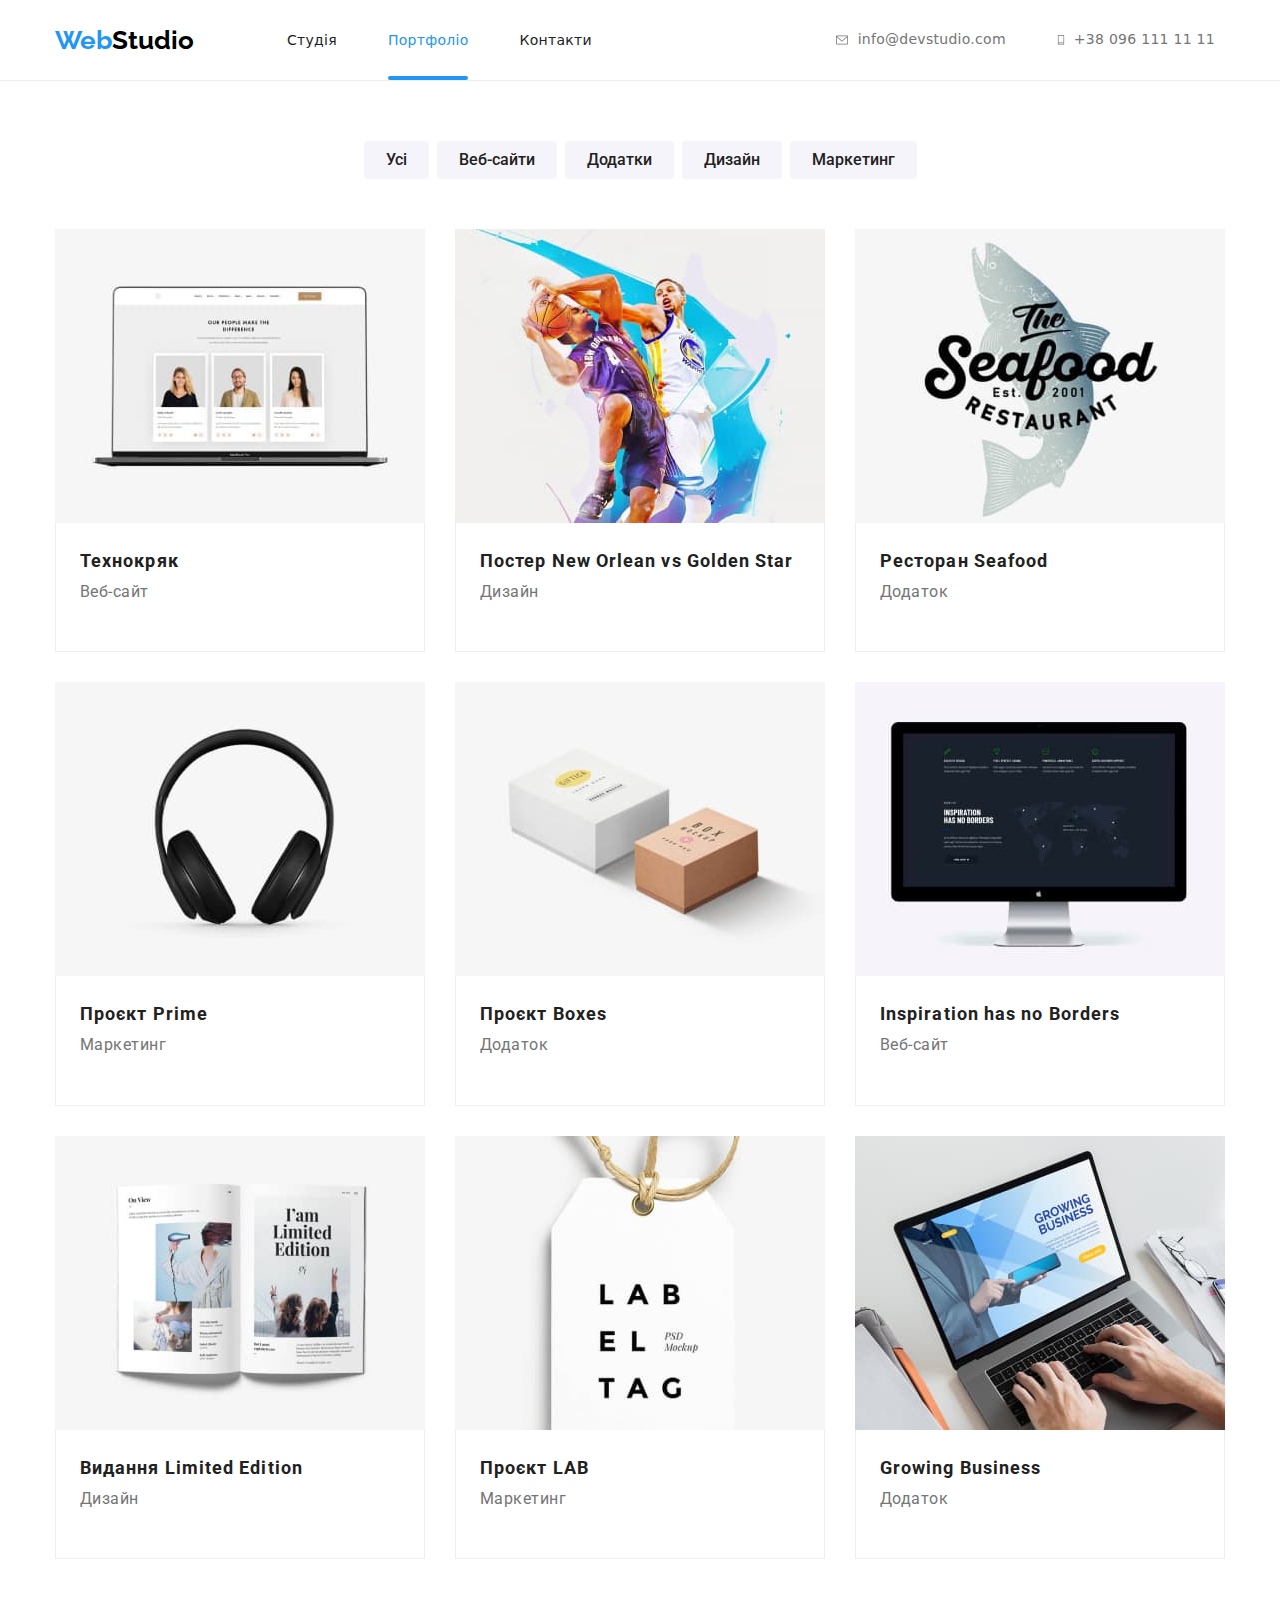
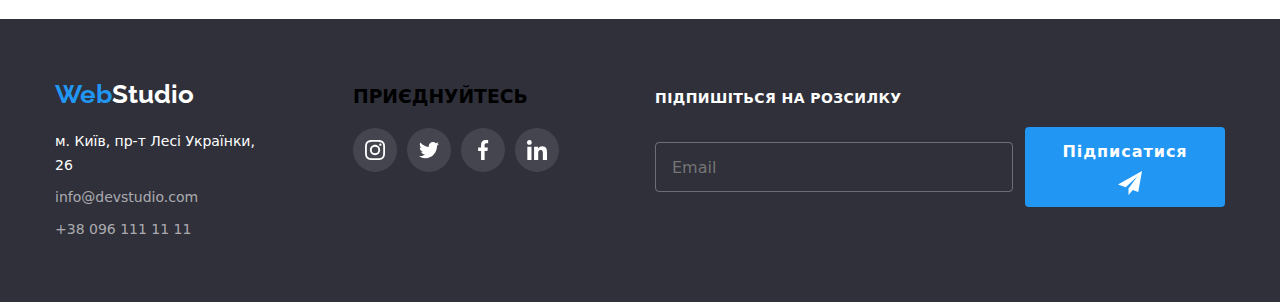
<file: portfolio.html>
<!DOCTYPE html>
<html lang="uk">
  <head>
    <meta charset="UTF-8" />
    <meta http-equiv="X-UA-Compatible" content="IE=edge" />
    <meta name="viewport" content="width=device-width, initial-scale=1.0" />
    <title>портфоліо</title>
    <link
      href="https://fonts.googleapis.com/css2?family=Raleway:wght@700&family=Roboto:wght@400;500;700;900&display=swap"
      rel="stylesheet"
    />
    <link
      rel="stylesheet"
      href="https://cdnjs.cloudflare.com/ajax/libs/modern-normalize/1.1.0/modern-normalize.min.css"
    />
    <link rel="stylesheet" href="./css/main.min.css" />
  </head>
  <body>
    <!-- основна навігація -->
    <!-- хедер -->
    <!-- основна навігація -->
    <header class="page-header">
      <div class="conteiner">
        <nav class="nav-menu">
          <a href="./index.html" class="nav-menu__logo"
            >Web<span class="nav-menu__logo--accent">Studio</span></a
          >
          <ul class="site-nav">
            <li class="site-nav__item">
              <a href="./index.html" class="site-nav__link">Студія</a>
            </li>
            <li class="site-nav__item">
              <a
                href="./portfolio.html"
                class="site-nav__link site-nav__link--current"
                >Портфоліо</a
              >
            </li>
            <li class="site-nav__item">
              <a href="" class="site-nav__link">Контакти</a>
            </li>
          </ul>
          <ul class="nav-contacts">
            <li class="nav-contacts__item">
              <a href="mailto:info@devstudio.com" class="nav-contacts__link"
                ><svg class="nav-contacts__icon" width="16" height="12">
                  <use href="./images/symbol-defs.svg#envelope"></use></svg
                >info@devstudio.com</a
              >
            </li>
            <li class="nav-contacts__item">
              <a href="tel:+380961111111" class="nav-contacts__link"
                ><svg class="nav-contacts__icon" width="10" height="16">
                  <use href="./images/symbol-defs.svg#smartphone"></use></svg
                >+38 096 111 11 11</a
              >
            </li>
          </ul>
        </nav>
      </div>
    </header>

    <!-- портфоліо -->
    <main class="page">
      <section class="section">
        <div class="conteiner">
          <h1 class="visible-hidden">Портфоліо</h1>

          <!-- фільтр -->
          <ul class="filter-list">
            <li class="filter-list__item">
              <button type="button" class="filter-list__button">Усі</button>
            </li>
            <li class="filter-list__item">
              <button type="button" class="filter-list__button">
                Веб-сайти
              </button>
            </li>
            <li class="filter-list__item">
              <button type="button" class="filter-list__button">Додатки</button>
            </li>
            <li class="filter-list__item">
              <button type="button" class="filter-list__button">Дизайн</button>
            </li>
            <li class="filter-list__item">
              <button type="button" class="filter-list__button">
                Маркетинг
              </button>
            </li>
          </ul>

          <!-- перелік проектів -->
          <ul class="projects">
            <li class="projects__item">
              <a href="" class="projects__link">
                <div class="projects__photo">
                  <img src="./images/img7.jpg" alt="фото проекту" width="370" />
                  <div class="projects__thumb">
                    <p class="projects-text">
                      Ресурс пропонує комплексні пропозиції з різним рівнем
                      функціоналу та сервісів. Все це дозволить відвідувачу
                      отримати вичерпні відомості про компанію чи приватну
                      особу.
                    </p>
                  </div>
                </div>
                <div class="projects__sub-title">
                  <h2 class="title projects__section-title">Технокряк</h2>
                  <p class="projects__example-text">Веб-сайт</p>
                </div>
              </a>
            </li>
            <li class="projects__item">
              <a href="" class="projects__link">
                <div class="projects__photo">
                  <img src="./images/img8.jpg" alt="фото проекту" width="370" />
                  <div class="projects__thumb">
                    <p class="projects-text">
                      Ресурс пропонує комплексні пропозиції з різним рівнем
                      функціоналу та сервісів. Все це дозволить відвідувачу
                      отримати вичерпні відомості про компанію чи приватну
                      особу.
                    </p>
                  </div>
                </div>
                <div class="projects__sub-title">
                  <h2 class="title projects__section-title">
                    Постер New Orlean vs Golden Star
                  </h2>
                  <p class="projects__example-text">Дизайн</p>
                </div>
              </a>
            </li>
            <li class="projects__item">
              <a href="" class="projects__link">
                <div class="projects__photo">
                  <img src="./images/img9.jpg" alt="фото проекту" width="370" />
                  <div class="projects__thumb">
                    <p class="projects-text">
                      Ресурс пропонує комплексні пропозиції з різним рівнем
                      функціоналу та сервісів. Все це дозволить відвідувачу
                      отримати вичерпні відомості про компанію чи приватну
                      особу.
                    </p>
                  </div>
                </div>
                <div class="projects__sub-title">
                  <h2 class="title projects__section-title">
                    Ресторан Seafood
                  </h2>
                  <p class="projects__example-text">Додаток</p>
                </div>
              </a>
            </li>
            <li class="projects__item">
              <a href="" class="projects-__ink">
                <div class="projects__photo">
                  <img
                    src="./images/img10.jpg"
                    alt="фото проекту"
                    width="370"
                  />
                  <div class="projects__thumb">
                    <p class="projects-text">
                      Ресурс пропонує комплексні пропозиції з різним рівнем
                      функціоналу та сервісів. Все це дозволить відвідувачу
                      отримати вичерпні відомості про компанію чи приватну
                      особу.
                    </p>
                  </div>
                </div>
                <div class="projects__sub-title">
                  <h2 class="title projects__section-title">Проєкт Prime</h2>
                  <p class="projects__example-text">Маркетинг</p>
                </div>
              </a>
            </li>
            <li class="projects__item">
              <a href="" class="projects__link">
                <div class="projects__photo">
                  <img
                    src="./images/img11.jpg"
                    alt="фото проекту"
                    width="370"
                  />
                  <div class="projects__thumb">
                    <p class="projects-text">
                      Ресурс пропонує комплексні пропозиції з різним рівнем
                      функціоналу та сервісів. Все це дозволить відвідувачу
                      отримати вичерпні відомості про компанію чи приватну
                      особу.
                    </p>
                  </div>
                </div>
                <div class="projects__sub-title">
                  <h2 class="title projects__section-title">Проєкт Boxes</h2>
                  <p class="projects__example-text">Додаток</p>
                </div>
              </a>
            </li>
            <li class="projects__item">
              <a href="" class="projects__link">
                <div class="projects__photo">
                  <img
                    src="./images/img12.jpg"
                    alt="фото проекту"
                    width="370"
                  />
                  <div class="projects__thumb">
                    <p class="projects-text">
                      Ресурс пропонує комплексні пропозиції з різним рівнем
                      функціоналу та сервісів. Все це дозволить відвідувачу
                      отримати вичерпні відомості про компанію чи приватну
                      особу.
                    </p>
                  </div>
                </div>
                <div class="projects__sub-title">
                  <h2 class="title projects__section-title">
                    Inspiration has no Borders
                  </h2>
                  <p class="projects__example-text">Веб-сайт</p>
                </div>
              </a>
            </li>
            <li class="projects__item">
              <a href="" class="projects__link">
                <div class="projects__photo">
                  <img
                    src="./images/img13.jpg"
                    alt="фото проекту"
                    width="370"
                  />
                  <div class="projects__thumb">
                    <p class="projects-text">
                      Ресурс пропонує комплексні пропозиції з різним рівнем
                      функціоналу та сервісів. Все це дозволить відвідувачу
                      отримати вичерпні відомості про компанію чи приватну
                      особу.
                    </p>
                  </div>
                </div>
                <div class="projects__sub-title">
                  <h2 class="title projects__section-title">
                    Видання Limited Edition
                  </h2>
                  <p class="projects__example-text">Дизайн</p>
                </div>
              </a>
            </li>
            <li class="projects__item">
              <a href="" class="projects__link">
                <div class="projects__photo">
                  <img
                    src="./images/img14.jpg"
                    alt="фото проекту"
                    width="370"
                  />
                  <div class="projects__thumb">
                    <p class="projects-text">
                      Ресурс пропонує комплексні пропозиції з різним рівнем
                      функціоналу та сервісів. Все це дозволить відвідувачу
                      отримати вичерпні відомості про компанію чи приватну
                      особу.
                    </p>
                  </div>
                </div>
                <div class="projects__sub-title">
                  <h2 class="title projects__section-title">Проєкт LAB</h2>
                  <p class="projects__example-text">Маркетинг</p>
                </div>
              </a>
            </li>
            <li class="projects__item">
              <a href="" class="projects__link">
                <div class="projects__photo">
                  <img
                    src="./images/img15.jpg"
                    alt="фото проекту"
                    width="370"
                  />
                  <div class="projects__thumb">
                    <p class="projects-text">
                      Ресурс пропонує комплексні пропозиції з різним рівнем
                      функціоналу та сервісів. Все це дозволить відвідувачу
                      отримати вичерпні відомості про компанію чи приватну
                      особу.
                    </p>
                  </div>
                </div>
                <div class="projects__sub-title">
                  <h2 class="title projects__section-title">
                    Growing Business
                  </h2>
                  <p class="projects__example-text">Додаток</p>
                </div>
              </a>
            </li>
          </ul>
        </div>
      </section>
    </main>

    <!--футер -->
    <footer class="page-footer">
      <div class="page-footer__conteiner conteiner">
        <div>
          <a href="./index.html" class="page-footer__logo footer-logo"
            >Web<span class="page-footer__logo--accent">Studio</span></a
          >
          <address class="footer-address">
            <ul>
              <li class="footer-address__list">
                <a
                  href="https://goo.gl/maps/Py5ExuETCazi23TDA"
                  target="_blank"
                  rel="noopener noreferrer"
                  class="footer-address__link"
                  >м. Київ, пр-т Лесі Українки, 26</a
                >
              </li>
              <li class="footer-link">
                <a
                  href="mailto:info@devstudio.com"
                  class="footer-address__contact-link"
                  >info@devstudio.com</a
                >
              </li>
              <li class="footer-link">
                <a href="tel:+380961111111" class="footer-address__contact-link"
                  >+38 096 111 11 11</a
                >
              </li>
            </ul>
          </address>
        </div>
        <div class="footer-social">
          <h3 class="footer-socia__title">ПРИЄДНУЙТЕСЬ</h3>
          <ul class="footer-social__links">
            <li class="footer-social__item">
              <a class="footer-social__link" href="#">
                <svg class="footer-social__icon" width="20" height="20">
                  <use href="./images/symbol-defs.svg#instagram"></use>
                </svg>
              </a>
            </li>
            <li class="footer-social__item">
              <a class="footer-social__link" href="#">
                <svg class="footer-social__icon" width="20" height="20">
                  <use href="./images/symbol-defs.svg#twitter"></use>
                </svg>
              </a>
            </li>
            <li class="footer-social__item">
              <a class="footer-social__link" href="#">
                <svg class="footer-social__icon" width="20" height="20">
                  <use href="./images/symbol-defs.svg#facebook"></use>
                </svg>
              </a>
            </li>
            <li class="footer-social__item">
              <a class="footer-social__link" href="#">
                <svg class="footer-social__icon" width="20" height="20">
                  <use href="./images/symbol-defs.svg#linkedin"></use>
                </svg>
              </a>
            </li>
          </ul>
        </div>
        <div class="footer-thumb">
          <p class="footer-thumb__text">Підпишіться на розсилку</p>
          <form class="footer-thumb__form">
            <input
              type="email"
              name="email"
              class="footer-thumb__input"
              placeholder="Email"
            />
            <button type="submit" class="footer-thumb__button">
              Підписатися<svg
                class="footer-thumb__button-svg"
                width="24"
                height="24"
              >
                <use href="./images/symbol-defs.svg#icon-send"></use>
              </svg>
            </button>
          </form>
        </div>
      </div>
    </footer>
  </body>
</html>
</file>
<file: css/main.min.css>
:root{--primery-text-color: #757575;--title-text-color: #212121;--hover-focus-link-color: #2196f3;--filters-button-color: #212121;--filters-button-bcg-color: #f5f4fa;--filters-button-color-hover: #ffffff;--filters-button-bcg-color-focus: #2196f3;--input-border-color-focus: #2196f3}@media screen and (max-width: 767px){.conteiner{max-width:480px;padding-left:15px;padding-right:15px;margin:0 auto}.mob-menu-container{display:flex;justify-content:space-between}}@media screen and (min-width: 768px){.conteiner{max-width:768px;padding-left:15px;padding-right:15px;margin:0 auto}}@media screen and (min-width: 1200px){.conteiner{max-width:1200px;padding-left:15px;padding-right:15px;margin:0 auto}}ul{list-style:none;padding:0;margin:0}a{text-decoration:none;color:inherit}h1,h2,h3,h4,h5,h6{margin:0}p{margin:0}address{font-style:normal}button{font-family:inherit;padding:0;margin:0}img{display:block;max-width:100%;height:auto}.section{padding-top:60px;padding-bottom:60px}button{font-family:inherit}ul{list-style:none}a{text-decoration:none}.visible-hidden{position:absolute;white-space:nowrap;width:1px;height:1px;overflow:hidden;border:0;padding:0;clip:rect(0 0 0 0);clip-path:inset(50%);margin:-1px}.page{color:var(--primery-text-color);font-family:Roboto,sans-serif;letter-spacing:.03em;margin:0}.page-header{border-bottom:1px solid #ececec;background-color:#fff}.nav-menu{display:flex;align-items:center;justify-content:space-between}.nav-menu__logo{padding:16px 0px;margin-right:93px;color:#2196f3;font-family:Raleway,sans-serif;font-weight:700;font-size:26px;line-height:1.19}.nav-menu__logo--accent{color:#000}.site-nav{display:none}.site-nav__link{color:var(--title-text-color);font-weight:500;font-size:14px;line-height:1.14;letter-spacing:.02em}.site-nav__link:hover,.site-nav__link:focus{color:var(--hover-focus-link-color);transition:color 250ms cubic-bezier(0.4, 0, 0.2, 1)}@media screen and (min-width: 768px){.site-nav__link{position:relative}}@media screen and (min-width: 768px){.site-nav{display:flex;align-items:center}.site-nav__item+.site-nav__item{margin-left:51px}}.site-nav__link--current::after{content:"";position:absolute;bottom:-36px;left:0;display:block;width:100%;height:4px;background:#2196f3;border-radius:2px}@media screen and (min-width: 1200px){.site-nav__link--current::after{bottom:-32px}}.site-nav__link--current{color:#2196f3}.nav-contacts{display:none;color:var(--primery-text-color);font-weight:500;font-size:14px;line-height:1.14;letter-spacing:.02em}@media screen and (min-width: 768px){.nav-contacts{display:flex;flex-direction:column;padding:21px 0px}.nav-contacts__item+.nav-contacts__item{margin-top:12px}}@media screen and (min-width: 768px)and (min-width: 1200px){.nav-contacts__item+.nav-contacts__item{margin-top:0}}@media screen and (min-width: 768px)and (min-width: 1200px){.nav-contacts{flex-direction:row;justify-content:center;align-items:center;margin-left:auto;padding:0}}@media screen and (min-width: 768px){.nav-contacts__item{display:flex;align-items:center}}@media screen and (min-width: 768px)and (min-width: 1200px){.nav-contacts__item{margin-left:50px}}@media screen and (min-width: 1200px){.nav-contacts__link{display:flex;padding:32px 0px;align-items:center;color:var(--primery-text-color);font-weight:500;font-size:14px;line-height:1.14;letter-spacing:.02em;transition:color 250ms cubic-bezier(0.4, 0, 0.2, 1)}.nav-contacts__link:hover,.nav-contacts__link:focus{color:var(--hover-focus-link-color);transition:color 250ms cubic-bezier(0.4, 0, 0.2, 1)}}.nav-contacts__icon{vertical-align:middle;margin-right:8px;fill:var(--primery-text-color);transition:fill 250ms cubic-bezier(0.4, 0, 0.2, 1)}@media screen and (min-width: 1200px){.nav-contacts{margin-right:10px}.nav-contacts__link:hover .nav-contacts__icon,.nav-contacts__link:focus .nav-contacts__icon{fill:var(--hover-focus-link-color);transition:fill 250ms cubic-bezier(0.4, 0, 0.2, 1)}}.mob-conteiner{padding:48px 0 48px 40px;position:relative;display:flex;flex-direction:column;justify-content:space-between;height:100%}.menu-mob-btn{border:none;background-color:rgba(0,0,0,0);padding:22px 0px}.menu-mob-btn:hover .mob-icon,.menu-mob-btn:focus .mob-icon{fill:#2196f3}@media screen and (min-width: 768px){.menu-mob-btn{display:none}}.mob-menu.is-hidden{opacity:0;pointer-events:none;visibility:hidden}.mob-menu{position:fixed;left:0;top:0;background-color:#fff;width:100%;height:100vh;z-index:1}@media screen and (min-width: 768px){.mob-menu{display:none}}.mob-nav__item{margin-bottom:32px}.mob-nav__item:last-child{margin-bottom:0}.mob-btn-close{position:absolute;top:21px;right:25px;display:block;border:none;background-color:rgba(0,0,0,0);padding:0;cursor:pointer}.mob-btn-close:hover .close-icon,.mob-btn-close:focus .close-icon{fill:#2196f3}.mob-nav__link{color:var(--title-text-color);transition:color 250ms cubic-bezier(0.4, 0, 0.2, 1);font-weight:500;font-size:40px;line-height:1.175;letter-spacing:.02em;text-decoration:none}.mob-nav__link:hover,.mob-nav__link:focus{color:#2196f3}.mob-nav__link--current{color:#2196f3}.mob-btn-close:hover~.mob-nav .mob-nav__link--current,.mob-btn-close:focus~.mob-nav .mob-nav__link--current{color:var(--title-text-color)}.mob__contacttell{display:block;color:#2196f3;font-weight:500;font-size:34px;line-height:1.1764705882;letter-spacing:.02em;text-decoration:none;margin-bottom:32px}.mob__contactmail{display:block;text-decoration:none;color:#757575;font-weight:500;font-size:24px;line-height:1.1666666667;letter-spacing:.02em;margin-bottom:64px}.mob-soc{list-style:none;display:flex}.mob-soc-item:not(:last-child)::after{content:"";border:1px solid rgba(33,33,33,.2);transform:rotate(90deg);margin-left:10px}.mob-soc-item+.mob-soc-item{margin-left:10px}.mob-soc-link{text-decoration:none;color:#2196f3;font-weight:500;font-size:18px;line-height:1.2222222222;letter-spacing:.02em}.hero-conteiner{text-align:center}.hero{margin:auto;padding:118px 60px;max-width:767px;background:linear-gradient(rgba(47, 48, 58, 0.4), rgba(47, 48, 58, 0.4)),url("../../images/Header-img-mob@1x.jpg"),#2f303a;background-size:cover;background-position:center;background-repeat:no-repeat}@media(min-device-pixel-ratio: 2),(-webkit-min-device-pixel-ratio: 2),(min-resolution: 192dpi),(min-resolution: 2dppx){.hero{background:linear-gradient(rgba(47, 48, 58, 0.4), rgba(47, 48, 58, 0.4)),url("../../images/Header-img-mob@2x.jpg"),#2f303a;background-size:cover;background-position:center;background-repeat:no-repeat}}@media screen and (min-width: 768px){.hero{max-width:1199px;margin:auto;padding:118px 204px;background:linear-gradient(rgba(47, 48, 58, 0.4), rgba(47, 48, 58, 0.4)),url("../../images/Header-img-tab@1x.jpg"),#2f303a;background-size:cover;background-position:center;background-repeat:no-repeat}}@media screen and (min-width: 768px)and (min-device-pixel-ratio: 2),screen and (min-width: 768px)and (-webkit-min-device-pixel-ratio: 2),screen and (min-width: 768px)and (min-resolution: 192dpi),screen and (min-width: 768px)and (min-resolution: 2dppx){.hero{background:linear-gradient(rgba(47, 48, 58, 0.4), rgba(47, 48, 58, 0.4)),url("../../images/Header-img-tab@2x.jpg"),#2f303a;background-size:cover;background-position:center;background-repeat:no-repeat}}@media screen and (min-width: 768px)and (min-width: 1200px){.hero{max-width:1600px;margin:auto;padding:200px 0px;background:linear-gradient(rgba(47, 48, 58, 0.4), rgba(47, 48, 58, 0.4)),url("../../images/Img-desc@1x.jpg"),#2f303a;background-size:cover;background-position:center;background-repeat:no-repeat}}@media screen and (min-width: 768px)and (min-width: 1200px)and (min-device-pixel-ratio: 2),screen and (min-width: 768px)and (min-width: 1200px)and (-webkit-min-device-pixel-ratio: 2),screen and (min-width: 768px)and (min-width: 1200px)and (min-resolution: 192dpi),screen and (min-width: 768px)and (min-width: 1200px)and (min-resolution: 2dppx){.hero{background:linear-gradient(rgba(47, 48, 58, 0.4), rgba(47, 48, 58, 0.4)),url("../../images/Img-desc@2x.jpg"),#2f303a;background-size:cover;background-position:center;background-repeat:no-repeat}}@media screen and (min-width: 768px)and (min-width: 1200px){.hero__title{margin-bottom:30px;color:#fff;font-weight:900;font-size:26px;line-height:1.62;text-align:center;letter-spacing:.06em;text-transform:uppercase}}@media screen and (min-width: 768px)and (min-width: 1200px)and (min-width: 1200px){.hero__title{font-size:44px;line-height:1.36}}@media screen and (min-width: 768px)and (min-width: 1200px){.hero__button{padding:10px 24px;border-radius:4px;border:none;color:#fff;background-color:#2196f3;font-weight:700;font-size:16px;line-height:1.88;letter-spacing:.06em;cursor:pointer}}@media screen and (min-width: 768px)and (min-width: 1200px)and (min-width: 1200px){.hero__button{margin:0 auto;padding:10px 32px}}@media screen and (min-width: 768px)and (min-width: 1200px){.hero__button:hover,.hero__button:focus{box-shadow:0px 4px 4px rgba(0,0,0,.15);transition:box-shadow 250ms cubic-bezier(0.4, 0, 0.2, 1)}}@media screen and (min-width: 1200px){.features{margin-bottom:10px}}.section-features{padding-bottom:0}@media screen and (min-width: 768px){.section-features{padding-bottom:60px}}.section-features__block{display:flex;flex-direction:column;justify-content:center;align-items:center;gap:30px}@media screen and (min-width: 768px){.section-features__block{flex-direction:row;flex-wrap:wrap}}@media screen and (min-width: 1200px){.section-features__block{flex-wrap:nowrap;align-items:unset}}.section-features__item{width:450px}@media screen and (min-width: 768px){.section-features__item{width:354px}}@media screen and (min-width: 1200px){.section-features__item{width:270px}}.section-features__icon{width:450px;height:120px;margin-bottom:30px;border-radius:4px;display:flex;justify-content:center;align-items:center;background:#f5f4fa}@media screen and (min-width: 768px){.section-features__icon{width:354px}}@media screen and (min-width: 1200px){.section-features__icon{width:270px}}.section-features__title{margin-bottom:10px;text-align:center;color:var(--title-text-color);font-weight:700;font-size:14px;line-height:1.14;text-transform:uppercase}@media screen and (min-width: 1200px){.section-features__title{text-align:left}}.section-features__text{color:var(--primery-text-color);font-size:14px;line-height:1.71}.section-jobs{display:none}@media screen and (min-width: 1200px){.section-jobs{display:block}.section-jobs__title{margin-bottom:50px;color:var(--title-text-color);font-weight:700;font-size:36px;line-height:1.16;text-align:center}.section-jobs__list{display:flex;gap:30px}.section-jobs__item{position:relative}.section-jobs__block{position:absolute;left:0;bottom:0;width:100%;padding:27px 0px;text-align:center;background-color:rgba(47,48,58,.8)}.section-jobs__text{font-weight:700;font-size:14px;line-height:1.14;letter-spacing:.03em;text-transform:uppercase;color:#fff}}.section-team{background-color:#f5f4fa}.section-team__title{margin-bottom:30px;color:var(--title-text-color);font-weight:700;font-size:28px;line-height:1.26;text-align:center}@media screen and (min-width: 1200px){.section-team__title{margin-bottom:50px;font-size:36px;line-height:1.16}}.section-team__list{display:flex;flex-direction:column;justify-content:center;align-items:center;gap:30px}@media screen and (min-width: 768px){.section-team__list{flex-direction:row;flex-wrap:wrap}}@media screen and (min-width: 1200px){.section-team__list{flex-wrap:nowrap}}.user-img{width:450px}@media screen and (min-width: 768px){.user-img{width:354px}}@media screen and (min-width: 1200px){.user-img{width:270px}}.user-about{width:450px;padding-top:30px;border:1px solid #eee;border-radius:0px 0px 4px 4px;box-shadow:0px 3px 1px rgba(0,0,0,.1),0px 1px 2px rgba(0,0,0,.08),0px 2px 2px rgba(0,0,0,.12)}@media screen and (min-width: 768px){.user-about{width:354px}}@media screen and (min-width: 1200px){.user-about{width:270px}}.user-about__title{margin-bottom:10px;color:var(--title-text-color);font-weight:500;font-size:16px;line-height:1.18;text-align:center}.user-about__work-name{text-align:center;margin-bottom:16px}.social-links{display:flex;gap:10px;justify-content:center;padding:0px 122px 24px 122px}.social-links__link{display:flex;justify-content:center;align-items:center;width:44px;height:44px;border-radius:50%;transition:background-color 250ms cubic-bezier(0.4, 0, 0.2, 1)}.social-links__link:hover,.social-links__link:focus{background-color:var(--hover-focus-link-color);transition:background-color 250ms cubic-bezier(0.4, 0, 0.2, 1)}.social-links__icon{fill:#afb1b8;transition:fill 250ms cubic-bezier(0.4, 0, 0.2, 1)}.social-links__link:hover .social-links__icon,.social-links__link:focus .social-links__icon{fill:#fff;transition:fill 250ms cubic-bezier(0.4, 0, 0.2, 1)}@media screen and (min-width: 1200px){.clients{padding:94px 0px}}.clients__title{margin-bottom:30px;color:var(--title-text-color);font-weight:700;font-size:28px;line-height:1.17;text-align:center}@media screen and (min-width: 1200px){.clients__title{margin-bottom:50px;font-size:36px;line-height:1.17}}.clients__list{display:flex;flex-wrap:wrap;justify-content:center;align-items:center;gap:30px}.clients__link{display:block;width:210px;height:92px;padding:16px 52px;border:1px solid #afb1b8;border-radius:4px;transition:border-color 250ms cubic-bezier(0.4, 0, 0.2, 1)}@media screen and (min-width: 1200px){.clients__link{width:170px;padding:16px 32px}}.clients__link:hover,.clients__link:focus{border-color:var(--hover-focus-link-color);transition:border-color 250ms cubic-bezier(0.4, 0, 0.2, 1)}.clients__icon{fill:#afb1b8;transition:fill 250ms cubic-bezier(0.4, 0, 0.2, 1)}.clients__link:hover .clients__icon,.clients .clients__link:focus .clients-icon{fill:var(--hover-focus-link-color);transition:fill 250ms cubic-bezier(0.4, 0, 0.2, 1)}.page-footer{padding:60px 0;background-color:#2f303a}.page-footer__tumb{text-align:center;margin-bottom:60px}@media screen and (min-width: 768px){.page-footer__tumb{margin-bottom:0;flex-grow:1}}@media screen and (min-width: 1200px){.page-footer__tumb{text-align:left}}.page-footer__logo{color:#2196f3;font-family:Raleway,sans-serif;font-weight:700;font-size:26px;line-height:1.19}.page-footer__logo--accent{color:#fff}.page-footer__conteiner{display:flex;justify-content:center;flex-direction:column;align-items:center}@media screen and (min-width: 768px){.page-footer__conteiner{flex-direction:row;flex-wrap:wrap;align-items:baseline;gap:96px}}@media screen and (min-width: 1200px){.page-footer__conteiner{flex-wrap:nowrap}}.footer-link:not(:last-child){margin-bottom:8px}.footer-address{margin-top:20px}.footer-address__list{margin-bottom:8px}.footer-address__link{color:#fff;font-size:14px;line-height:1.71;font-style:normal;transition:color 250ms cubic-bezier(0.4, 0, 0.2, 1)}.footer-address__link:hover,.footer-address__link:focus{color:var(--hover-focus-link-color);transition:color 250ms cubic-bezier(0.4, 0, 0.2, 1)}.footer-address__contact-link{color:rgba(255,255,255,.6);font-size:14px;line-height:1.71;font-style:normal;transition:color 250ms cubic-bezier(0.4, 0, 0.2, 1)}.footer-address__contact-link:not(:last-child){margin-bottom:8px}.footer-address__contact-link:hover,.footer-address__contact-link:focus{color:var(--hover-focus-link-color);transition:color 250ms cubic-bezier(0.4, 0, 0.2, 1)}.footer-social{text-align:center;margin-bottom:60px}@media screen and (min-width: 768px){.footer-social{margin-bottom:0;flex-grow:1}}@media screen and (min-width: 1200px){.footer-social{text-align:left}}.footer-social__title{font-weight:700;font-size:14px;line-height:1.14;letter-spacing:.03em;color:#fff}.footer-social__links{margin-top:20px;display:flex;gap:10px;transition:1250ms cubic-bezier(0.4, 0, 0.2, 1)}@media screen and (min-width: 768px){.footer-social__links{margin-bottom:0;flex-grow:1;justify-content:center}}@media screen and (min-width: 1200px){.footer-social__links{justify-content:flex-start}}.footer-social__link{display:flex;justify-content:center;align-items:center;width:44px;height:44px;padding:12px;text-align:center;border-radius:50%;transition:background-color 250ms cubic-bezier(0.4, 0, 0.2, 1);background-color:rgba(255,255,255,.1)}.footer-social__link:hover,.footer-social__link:focus{background-color:var(--hover-focus-link-color);transition:background-color 250ms cubic-bezier(0.4, 0, 0.2, 1)}.footer-social__icon{fill:#fff}.footer-thumb{text-align:center}@media screen and (min-width: 1200px){.footer-thumb{text-align:unset}}.footer-thumb__text{margin-bottom:20px;font-weight:700;font-size:14px;line-height:1.14;letter-spacing:.03em;text-transform:uppercase;color:#fff}.footer-thumb__input{margin-bottom:20px;width:358px;height:50px;padding-left:16px;border:1px solid rgba(255,255,255,.3);border-radius:4px;color:#fff;background-color:rgba(0,0,0,0)}@media screen and (min-width: 1200px){.footer-thumb__input{margin-bottom:0;margin-right:12px}}.footer-thumb__button{width:200px;padding:10px 28px;background:#2196f3;border-radius:4px;border:rgba(0,0,0,0);font-weight:700;font-size:16px;line-height:1.88;letter-spacing:.06em;color:#fff;transition:box-shadow 250ms cubic-bezier(0.4, 0, 0.2, 1)}.footer-thumb__button:hover,.footer-thumb__button:focus{box-shadow:0px 4px 4px rgba(0,0,0,.15);transition:box-shadow 250ms cubic-bezier(0.4, 0, 0.2, 1)}.footer-thumb__button-svg{vertical-align:middle;margin-left:10px}.footer-thumb__form{display:flex;flex-direction:column;align-items:center}@media screen and (min-width: 1200px){.footer-thumb__form{flex-direction:row}}.backdrop{position:fixed;top:0;left:0;width:100%;height:100%;background:rgba(0,0,0,.2);transform:scale(1);transition:2250ms cubic-bezier(0.4, 0, 0.2, 1)}.backdrop.is-hidden{opacity:0;pointer-events:none;visibility:hidden}.close-modal{position:absolute;top:50%;left:50%;transform:translate(-50%, -50%);width:450px;height:609px;padding:40px;background:#fff;border-radius:4px;box-shadow:0px 1px 3px rgba(0,0,0,.12),0px 1px 1px rgba(0,0,0,.14),0px 2px 1px rgba(0,0,0,.2)}.close-modal__button,.close-modal__button:focus{display:flex;justify-content:center;align-items:center;position:absolute;right:0;top:0;transform:translate(-8px, 8px);width:30px;height:30px;background:rgba(0,0,0,0);border:1px solid rgba(0,0,0,.1);border-radius:50%;cursor:pointer;outline:none}@media screen and (min-width: 1200px){.close-modal{width:528px;height:581px}}.close-modal__svg{transition:fill 250ms cubic-bezier(0.4, 0, 0.2, 1)}.close-modal__button:hover .close-modal__svg,.close-modal__button:focus .close-modal__svg{fill:var(--input-border-color-focus);transition:fill 250ms cubic-bezier(0.4, 0, 0.2, 1)}.modal-form__title{margin-bottom:30px;font-weight:700;font-size:20px;line-height:1.15;text-align:center;letter-spacing:.03em;color:#212121}.modal-form__label{display:block;padding-bottom:4px;font-size:12px;line-height:1.16;letter-spacing:.01em;color:#757575}.modal-form__input-wrapper{position:relative;margin-bottom:10px}.modal-form__input{height:40px;padding:12px 16px;border:1px solid rgba(33,33,33,.2);font-size:12px;line-height:1.16;letter-spacing:.01em;color:#212121;transition:border-color 250ms cubic-bezier(0.4, 0, 0.2, 1)}.modal-form__input:hover,.modal-form__input:focus{border-color:var(--input-border-color-focus);transition:border-color 250ms cubic-bezier(0.4, 0, 0.2, 1)}.modal-form__input-icon{position:absolute;left:12px;top:50%;transform:translateY(-50%);transition:fill 250ms cubic-bezier(0.4, 0, 0.2, 1)}.modal-form__input:hover+.modal-form__input-icon,.modal-form__input:focus+.modal-form__input-icon{fill:var(--input-border-color-focus);transition:fill 250ms cubic-bezier(0.4, 0, 0.2, 1)}.modal-form__textarea{height:120px;padding:12px 16px;resize:none;margin-bottom:20px;border:1px solid rgba(33,33,33,.2);border-radius:4px;transition:border-color 250ms cubic-bezier(0.4, 0, 0.2, 1)}.modal-form__textarea::placeholder{font-weight:400;font-size:12px;line-height:1.16;letter-spacing:.01em;color:rgba(117,117,117,.5)}.modal-form__textarea:hover,.modal-form__textarea:focus{border-color:var(--input-border-color-focus);transition:border-color 250ms cubic-bezier(0.4, 0, 0.2, 1)}.modal-form__check-label{position:relative;display:flex;margin-bottom:30px;align-items:center;font-weight:400;font-size:12px;line-height:1.16;letter-spacing:.03em;color:#757575}.modal-form__input-check{display:block;position:absolute;width:0;height:0;opacity:0;left:0;bottom:0}.modal-form__checkbox{border-radius:2px;cursor:pointer;margin-right:7px;border:2px solid #000}.modal-form__input-check:checked+.modal-form__checkbox{border:none;background-color:#2196f3;background-image:url(../images/icon\ check.svg)}.modal-form__input-check:checked+.modal-form__checkbox .modal-form__checkbox-icon{display:block}.modal-form__check-link{font-weight:400;font-size:14px;line-height:1.71;letter-spacing:.03em;text-decoration-line:underline;color:#2196f3}.modal-form__submit-button{display:block;text-align:center;margin:0 auto;width:200px;height:50px;background-color:var(--filters-button-bcg-color-focus);border:rgba(0,0,0,0);border-radius:4px;cursor:pointer;transition:box-shadow 250ms cubic-bezier(0.4, 0, 0.2, 1);font-weight:700;font-size:16px;line-height:1.88;letter-spacing:.06em;color:#fff}.modal-form__submit-button:hover,.modal-form__submit-button:focus{box-shadow:0px 1px 3px rgba(0,0,0,.12),0px 1px 1px rgba(0,0,0,.14),0px 2px 1px rgba(0,0,0,.2);transition:box-shadow 250ms cubic-bezier(0.4, 0, 0.2, 1)}.input{display:block;width:100%;border-radius:4px;outline:none}.input::placeholder{color:rgba(117,117,117,.5)}.field{padding-left:42px}.filter-list{display:flex;gap:8px;margin-bottom:50px;justify-content:center}.filter-list__button{border-radius:4px;padding:6px 22px;border:rgba(0,0,0,0);cursor:pointer;color:var(--filters-button-color);background-color:var(--filters-button-bcg-color);font-weight:500;font-size:16px;line-height:1.62;text-align:center;transition:background-color 250ms cubic-bezier(0.4, 0, 0.2, 1)}.filter-list__button:hover,.filter-list__button:focus{border:rgba(0,0,0,0);box-shadow:0px 3px 1px rgba(0,0,0,.1),0px 1px 2px rgba(0,0,0,.08),0px 2px 2px rgba(0,0,0,.12);color:var(--filters-button-color-hover);background-color:var(--filters-button-bcg-color-focus);transition:background-color 250ms cubic-bezier(0.4, 0, 0.2, 1)}.projects{display:flex;gap:30px;flex-wrap:wrap}.projects__item{width:370px}.projects__link{display:inline-block;transition:250ms cubic-bezier(0.4, 0, 0.2, 1)}.projects__link:hover,.projects__link:focus{box-shadow:0px 1px 1px rgba(0,0,0,.12),0px 4px 4px rgba(0,0,0,.06),1px 4px 6px rgba(0,0,0,.16)}.projects__photo{position:relative;overflow:hidden}.projects__thumb{position:absolute;transform:translateY(100%);align-items:center;padding:63px 24px;align-self:flex-start;bottom:0;left:0;width:100%;height:100%;background-color:rgba(33,150,243,.9);font-weight:400;font-size:18px;line-height:1.56;letter-spacing:.03em;color:#fff;transition:250ms cubic-bezier(0.4, 0, 0.2, 1)}.projects__link:hover .projects__thumb,.projects__link:focus .projects__thumb{transform:translateY(0)}.projects__sub-title{padding:20px 24px;border:1px solid #eee;border-top:none}.projects__section-title{margin-bottom:4px}.projects__example-text{margin-bottom:30px}.projects .title{color:var(--title-text-color);font-weight:700;font-size:18px;line-height:2;letter-spacing:.06em}.projects .text{color:var(--primery-text-color);font-size:16px;line-height:1.88}/*# sourceMappingURL=main.min.css.map */
</file>
